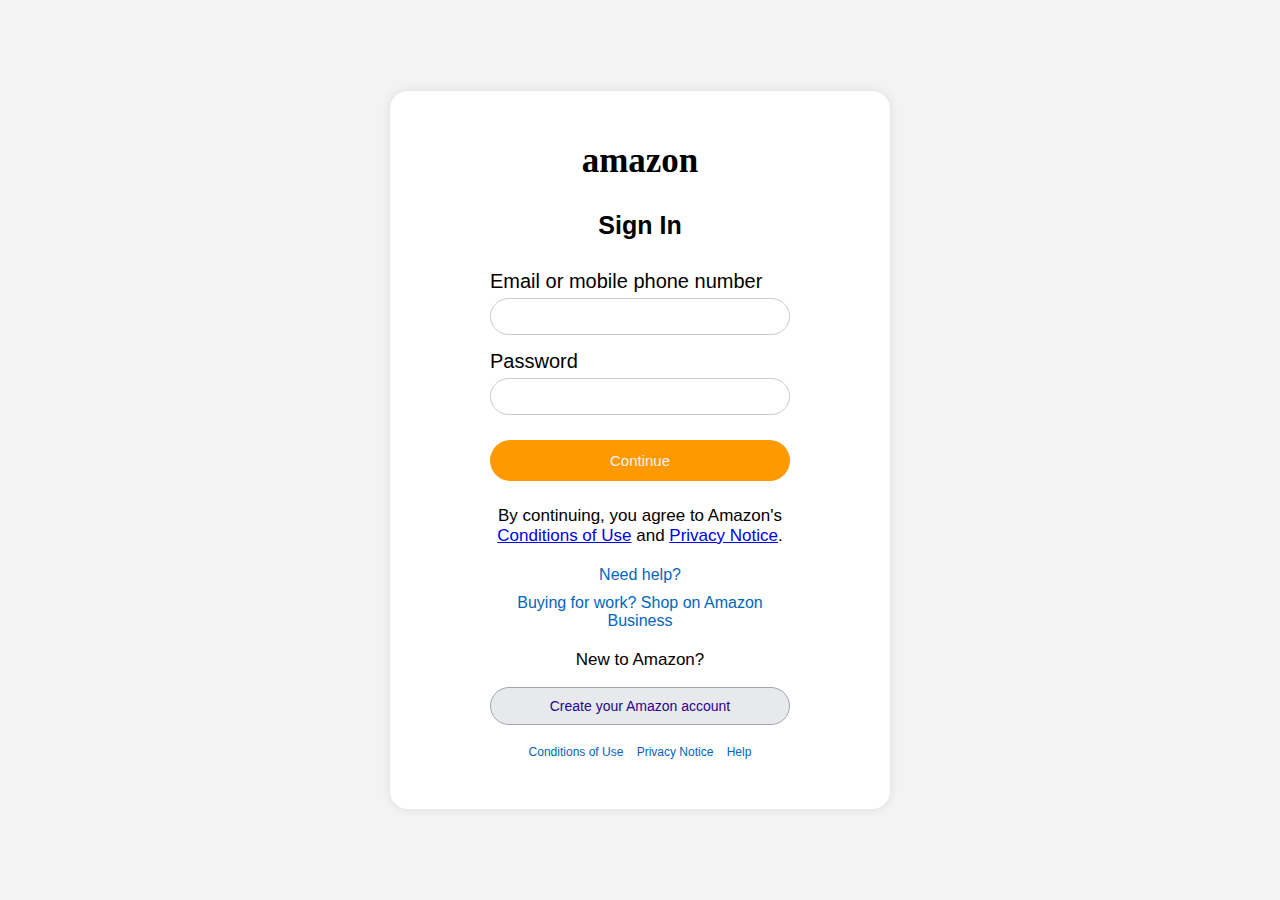
<file: signpage.html>
<!DOCTYPE html>
<html lang="en">
<head>
    <meta charset="UTF-8">
    <meta name="viewport" content="width=device-width, initial-scale=1.0">
    <title>Sign In</title>
    <link href="https://fonts.googleapis.com/css2?family=Roboto:wght@400;500&display=swap" rel="stylesheet">
  
</head>
<style>
    body {
    font-family: Arial, sans-serif;
    background-color: #f3f3f3;
    margin: 0;
    padding: 0;
    display: flex;
    justify-content: center;
    align-items: center;
    height: 100vh;
}

.container {
    background-color: #fff;
    padding: 50px 100px;
    
    border-radius: 18px;
    box-shadow: 0 0 10px rgba(0, 0, 0, 0.1);
    width: 300px;
    text-align: center;
}

.logo {
    font-size: 35px;
    font-weight: bold;
    margin-bottom: 30px;
    font-family: "Edu AU VIC WA NT Hand", serif;
}

.signinbox h1 {
    font-size: 25px;
    margin-bottom: 30px;
}

.signinbox form {
    display: flex;
    flex-direction: column;
}

.signinbox label {
    text-align: left;
    margin-bottom: 5px;
}

.signinbox input {
    padding: 10px;
    margin-bottom: 15px;
    border: 1px solid #ccc;
    border-radius: 25px;
}

.signinbox button {
    padding: 10px;
    background-color: #ff9900;
    border: none;
    border-radius: 4px;
    color: #fff;
    cursor: pointer;
    margin-bottom: 15px;
    margin-top: 10px;
}

.signinbox button:hover {
    background-color: #e68a00;
}

.signinbox p {
    font-size: 12px;
    margin-top: 10px;
}




.help {
    margin-top: 20px;
}

.help a {
    display: block;
    color: #0066c0;
    text-decoration: none;
    margin-bottom: 10px;
}

.helplinks a:hover {
    text-decoration: underline;
}

.newtoamazon {
    margin-top: 20px;
}

.newtoamazon p {
    font-size: 14px;
}

.newtoamazon button {
    padding: 10px;
    background-color: #e7e9ec;
    border: 1px solid #a2a6ac;
    border-radius: 4px;
    width: 100%;
    cursor: pointer;
}

.newtoamazon button:hover {
    background-color: #d5d9dd;
}


.newtoamazon button{
    border-radius: 80px;
   
    
}

.newtoamazon button a{
    text-decoration: none;
    font-size: 14px;
    color: #28048e;
    cursor: pointer;
}

.signinbox button{
    border-radius: 80px;
    padding: 12px;
}


#signinForm button a {
    text-decoration: none;
    color: #f3f3f3;
    font-size: 15px;

}

#signinForm label{
    font-size: 20px;
}

footer {
    margin-top: 20px;
    font-size: 12px;
}

footer a {
    color: #0066c0;
    text-decoration: none;
    margin: 0 5px;
}

footer a:hover {
    text-decoration: underline;
}

footer p {
    margin-top: 10px;
    color: #555;
}
p{
    font-size: 17px !important;
}
</style>
<body>
    <div class="container">
        <div class="logo">amazon</div>
        <div class="signinbox">
            <h1>Sign In</h1>
            <form id="signinForm">
                <label for="email">Email or mobile phone number</label>
                <input type="text" id="email" name="email" required>
                <label for="password">Password</label>
                <input type="password" id="password" name="password" required>
                <button type="submit"><a href="index.html" >Continue</a></button>
            </form>
            <p>By continuing, you agree to Amazon's <a href="#">Conditions of Use</a> and <a href="#">Privacy Notice</a>.</p>
            <div class="help">
                <a href="#">Need help?</a>
                <a href="#">Buying for work? Shop on Amazon Business</a>
            </div>
        </div>
        <div class="newtoamazon">
            <p>New to Amazon?</p>
            <button><a href="signuppage.html">Create your Amazon account</a></button>
        </div>
        <footer>
            <a href="#">Conditions of Use</a>
            <a href="#">Privacy Notice</a>
            <a href="#">Help</a>
         
        </footer>
    </div>
</body>

<script>
document.getElementById('signinForm').addEventListener('submit', function(event) {
    event.preventDefault();
    const email = document.getElementById('email').value;
    const password = document.getElementById('password').value;
// email
    if (!/^[^\s@]+@[^\s@]+\.[^\s@]+$/.test(email) && !/^\d{10}$/.test(email)) {
        return alert('Please enter a valid email or 10-digit phone number.');
    }
// password
    if (!/^(?=.*[a-z])(?=.*[A-Z])(?=.*\d)(?=.*[@$!%*?&])[A-Za-z\d@$!%*?&]{8,}$/.test(password)) {
        return alert('Password must be at least 8 characters long and include at least one uppercase letter, one lowercase letter, one number, and one special character.');
    }

    localStorage.setItem('userEmail', email);

    alert('Login successfully!');
    window.location.href = 'index.html';
});

</script>
</html>
</file>
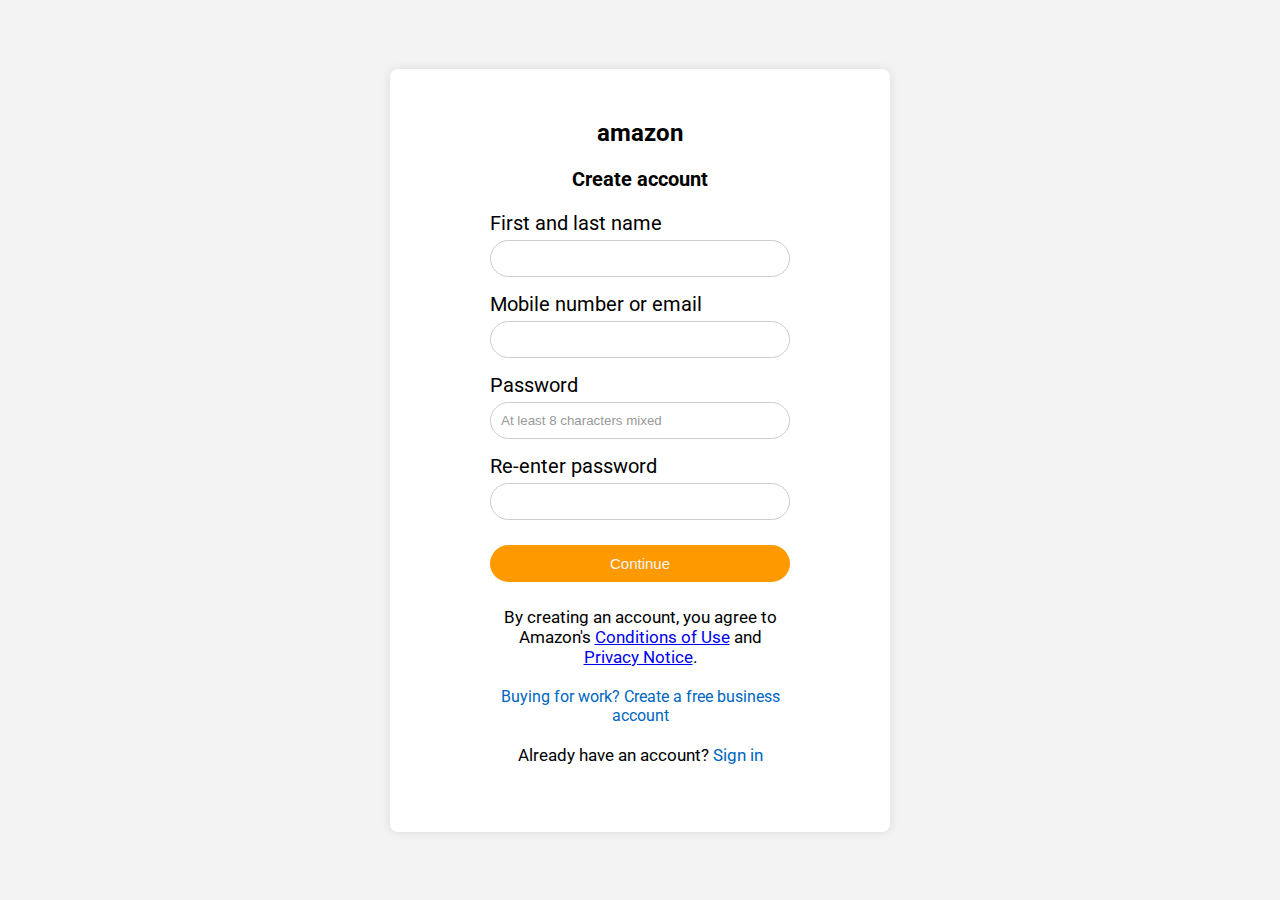
<file: signuppage.html>
<!DOCTYPE html>
<html lang="en">
<head>
    <meta charset="UTF-8">
    <meta name="viewport" content="width=device-width, initial-scale=1.0">
    <title>sign up</title>
    <link href="https://fonts.googleapis.com/css2?family=Roboto:wght@400;500&display=swap" rel="stylesheet">
</head>
<style>
    body {
    font-family: 'Roboto', Arial, sans-serif;
    background-color: #f3f3f3;
    margin: 0;
    padding: 0;
    display: flex;
    justify-content: center;
    align-items: center;
    height: 100vh;
}

.container {
    background-color: #fff;
    padding: 50px 100px;
    border-radius: 20px;
    border-radius: 8px;
    box-shadow: 0 0 10px rgba(0, 0, 0, 0.1);
    width: 300px;
    text-align: center;
}

.logo {
    font-size: 24px;
    font-weight: bold;
    margin-bottom: 20px;
}

.createaccountbox h1 {
    font-size: 20px;
    margin-bottom: 20px;
}

.createaccountbox form {
    display: flex;
    flex-direction: column;
}

.createaccountbox label {
    text-align: left;
    margin-bottom: 5px;
}

.createaccountbox input {
    padding: 10px;
    margin-bottom: 15px;
    border: 1px solid #ccc;
    border-radius: 20px;
}

.createaccountbox input::placeholder {
    color: #999;
}

.createaccountbox .password-hint {
    font-size: 12px;
    color: #666;
    margin-top: -10px;
    margin-bottom: 15px;
}

.createaccountbox button {
    padding: 10px;
    background-color: #ff9900;
    border: none;
    border-radius: 20px;
    color: #fff;
    cursor: pointer;
    margin-bottom: 15px;
    margin-top: 10px;
}

.createaccountbox button:hover {
    background-color: #e68a00;
}

.createaccountbox p {
    font-size: 12px;
    margin-top: 10px;
}

#createAccountForm button a {
    text-decoration: none;
    color: #f3f3f3;
    font-size: 15px;

}

#createAccountForm label{
    font-size: 20px;
}


.businessaccount {
    margin-top: 20px;
}

.businessaccount a {
    color: #0066c0;
    text-decoration: none;
}

.businessaccount a:hover {
    text-decoration: underline;
}

.signinlink {
    margin-top: 20px;
}

.signinlink p {
    font-size: 14px;
}

.signinlink a {
    color: #0066c0;
    text-decoration: none;
}

.signinlink a:hover {
    text-decoration: underline;
}

p{
    font-size: 17px !important;
}
</style>
<body>
    <div class="container">
        <div class="logo">amazon</div>
        <div class="createaccountbox">
            <h1>Create account</h1>
            <form id="createAccountForm">
                <label for="name">First and last name</label>
                <input type="text" id="name" name="name" required>

                <label for="email">Mobile number or email</label>
                <input type="text" id="email" name="email" required>

                <label for="password">Password</label>
                <input type="password" id="password" name="password" placeholder="At least 8 characters mixed" required>
                <!-- <p class="password-hint"></p> -->

                <label for="repassword">Re-enter password</label>
                <input type="password" id="repassword" name="repassword" required>

                <button type="submit"><a href="signpage.html" >Continue</a></button>
            </form>
            <p>By creating an account, you agree to Amazon's <a href="#">Conditions of Use</a> and <a href="#">Privacy Notice</a>.</p>
            <div class="businessaccount">
                <a href="#">Buying for work? Create a free business account</a>
            </div>
            <div class="signinlink">
                <p>Already have an account? <a href="signpage.html">Sign in</a></p>
            </div>
        </div>
    </div>
</body>

   
    <script>
        document.getElementById('createAccountForm').addEventListener('submit', function(event) {
            event.preventDefault();
            const name = document.getElementById('name').value.trim();
            const email = document.getElementById('email').value.trim();
            const password = document.getElementById('password').value;
            const repassword = document.getElementById('repassword').value;
    
            if (!name) {
                alert('Please enter your first and last name.');
                return;
            }
    
            // Email
            if (!/^[^\s@]+@[^\s@]+\.[^\s@]+$/.test(email) && !/^\d{10}$/.test(email)) {
                alert('Please enter a valid email or 10-digit phone number.');
                return;
            }
    
            // Password 
            if (!/^(?=.*[a-z])(?=.*[A-Z])(?=.*\d)(?=.*[@$!%*?&])[A-Za-z\d@$!%*?&]{8,}$/.test(password)) {
                alert('Password must be at least 8 characters long and one uppercase letter, one lowercase letter, one number, and one special character.');
                return;
            }
    
            // Password match
            if (password !== repassword) {
                alert('Passwords do not match.');
                return;
            }
    
            localStorage.setItem('userName', name);
            localStorage.setItem('userEmail', email);
            localStorage.setItem('userPassword', password);
    
            alert('Account created successfully!');
            
            window.location.href = 'signpage.html';
        });
    
      
    </script>
    
    
</html>
</file>
